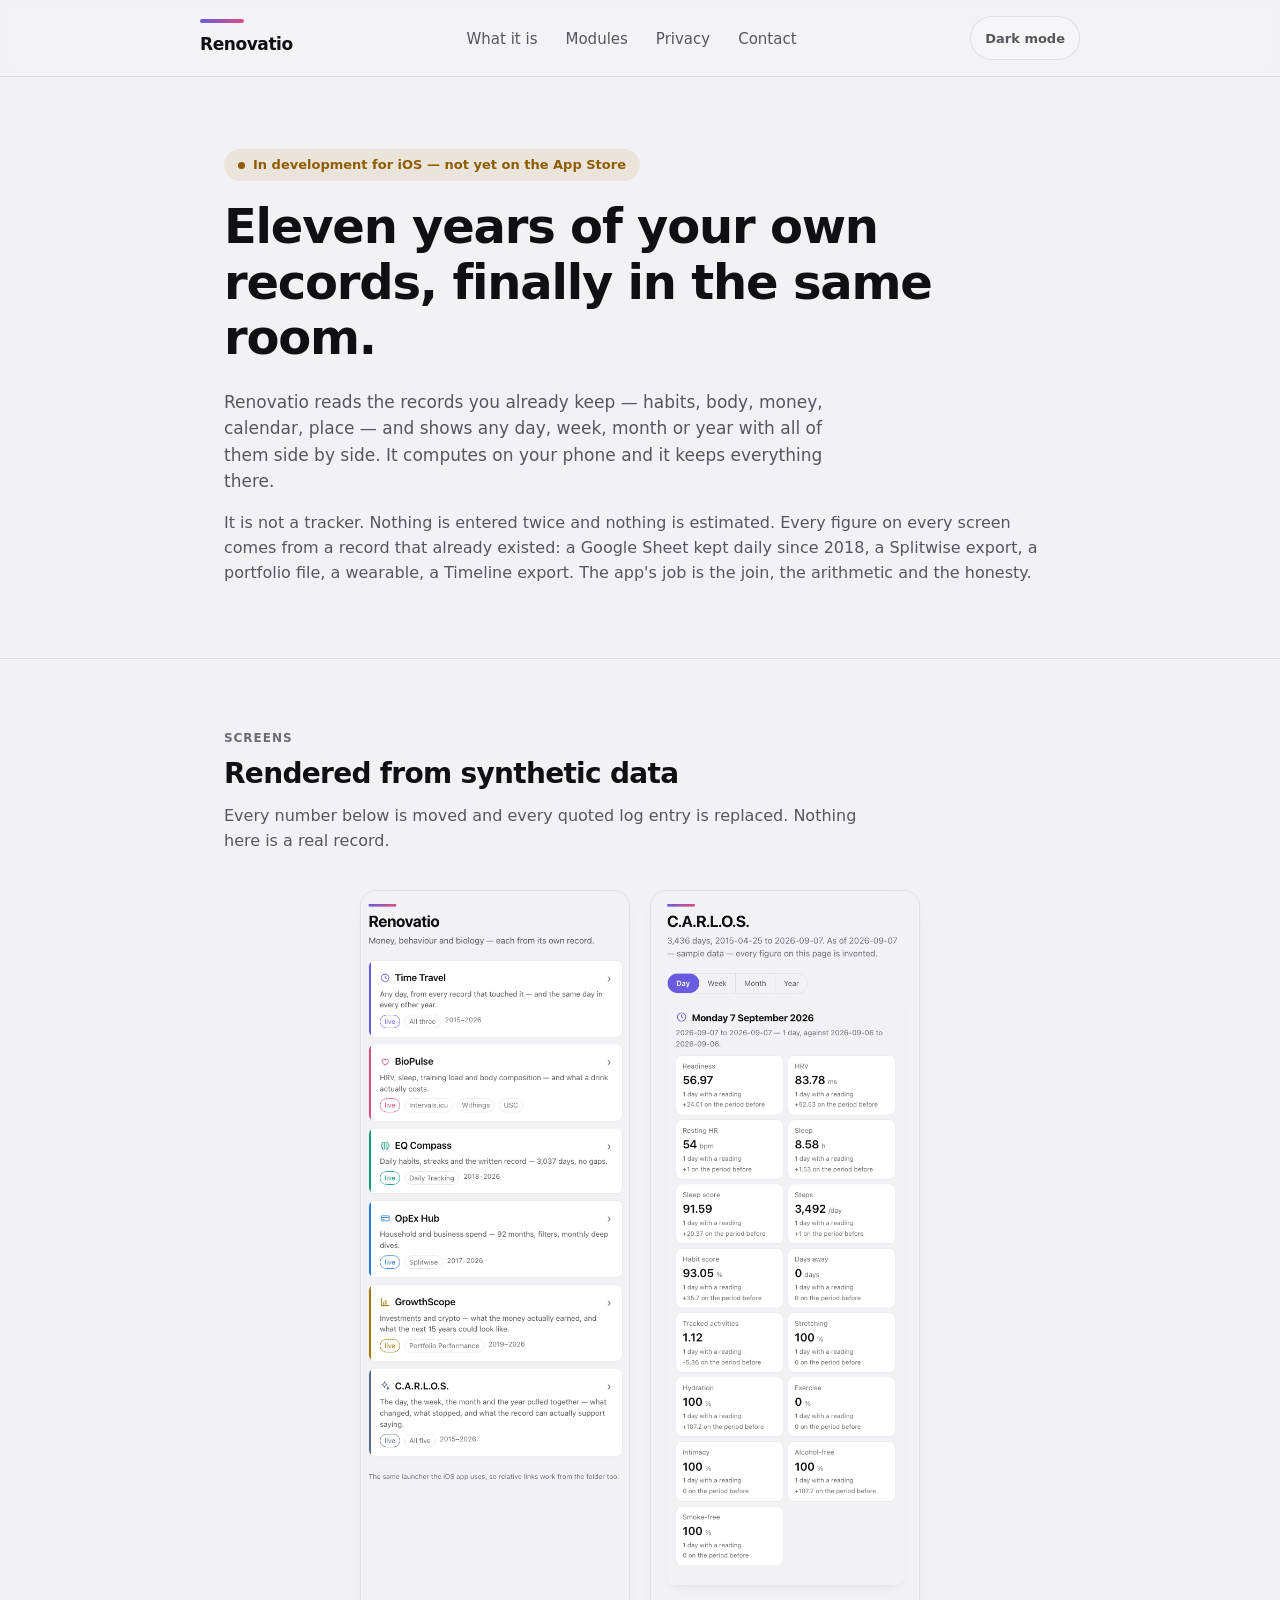
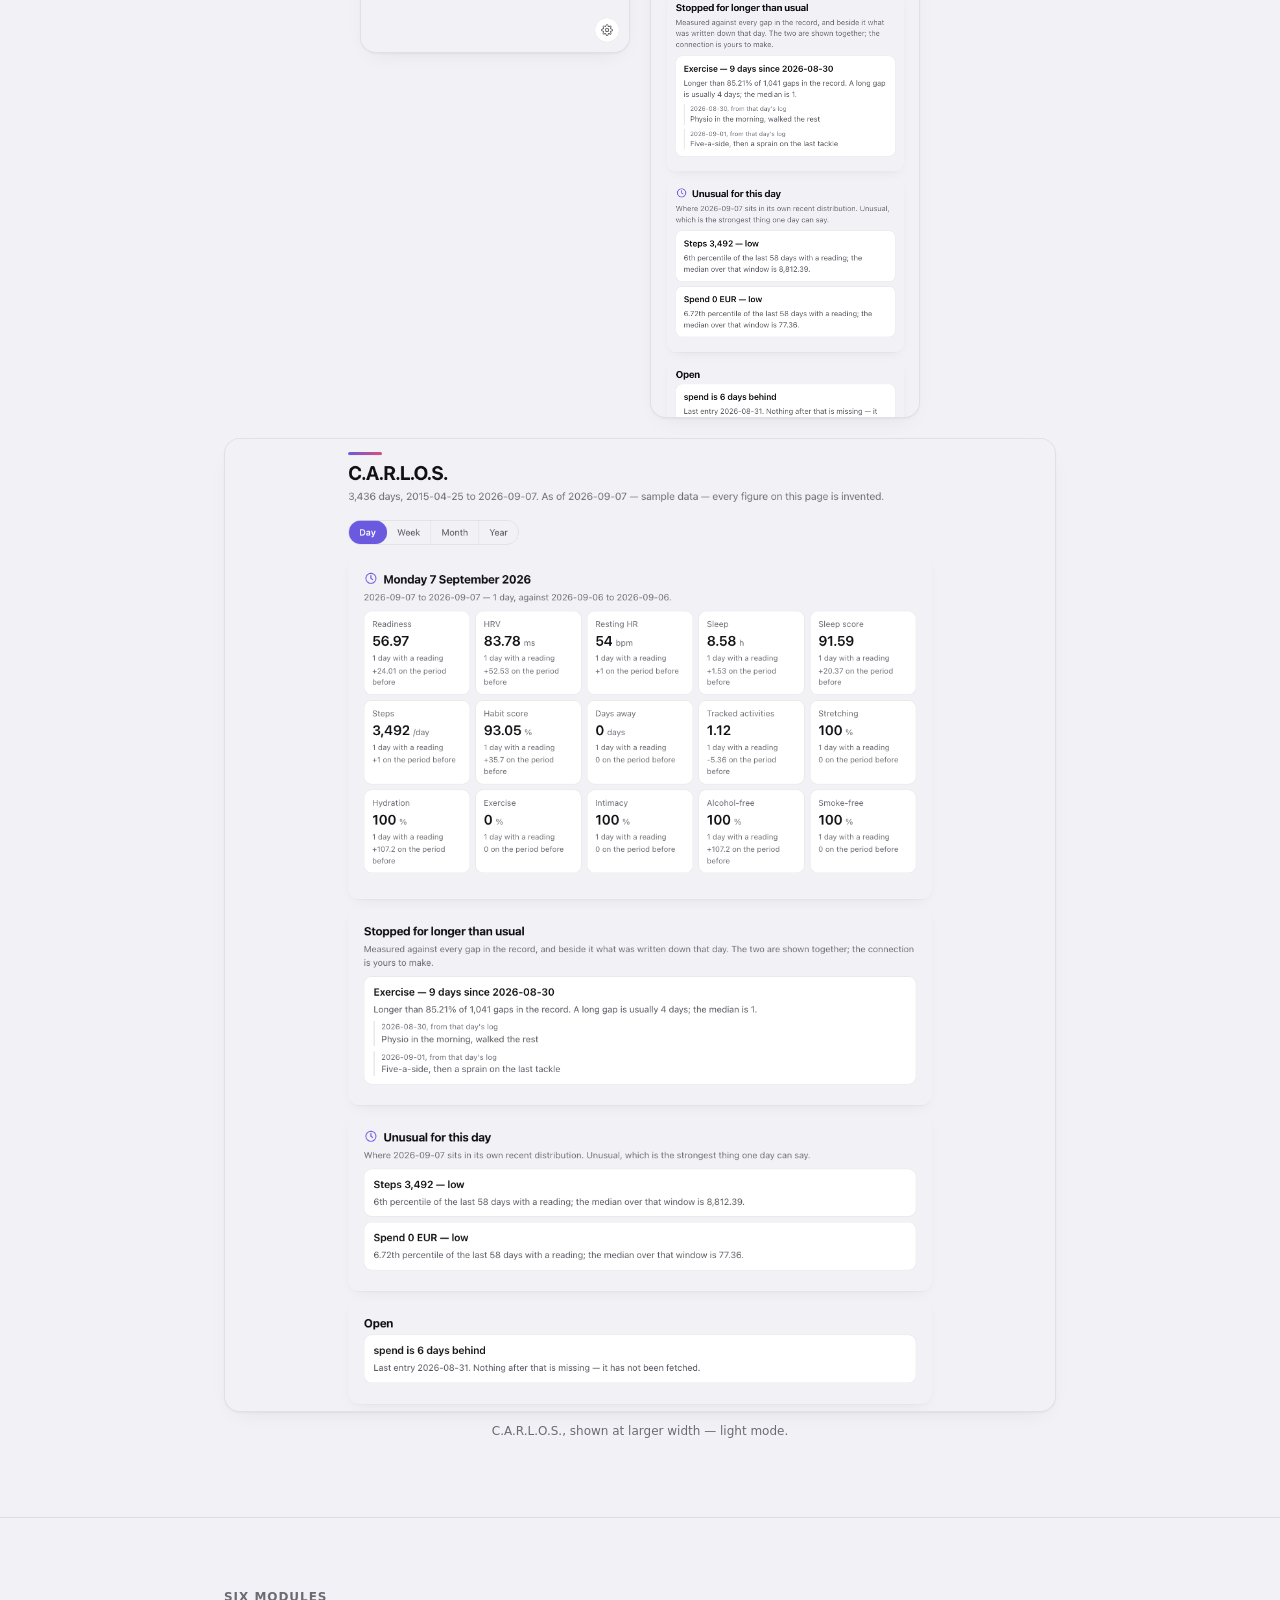
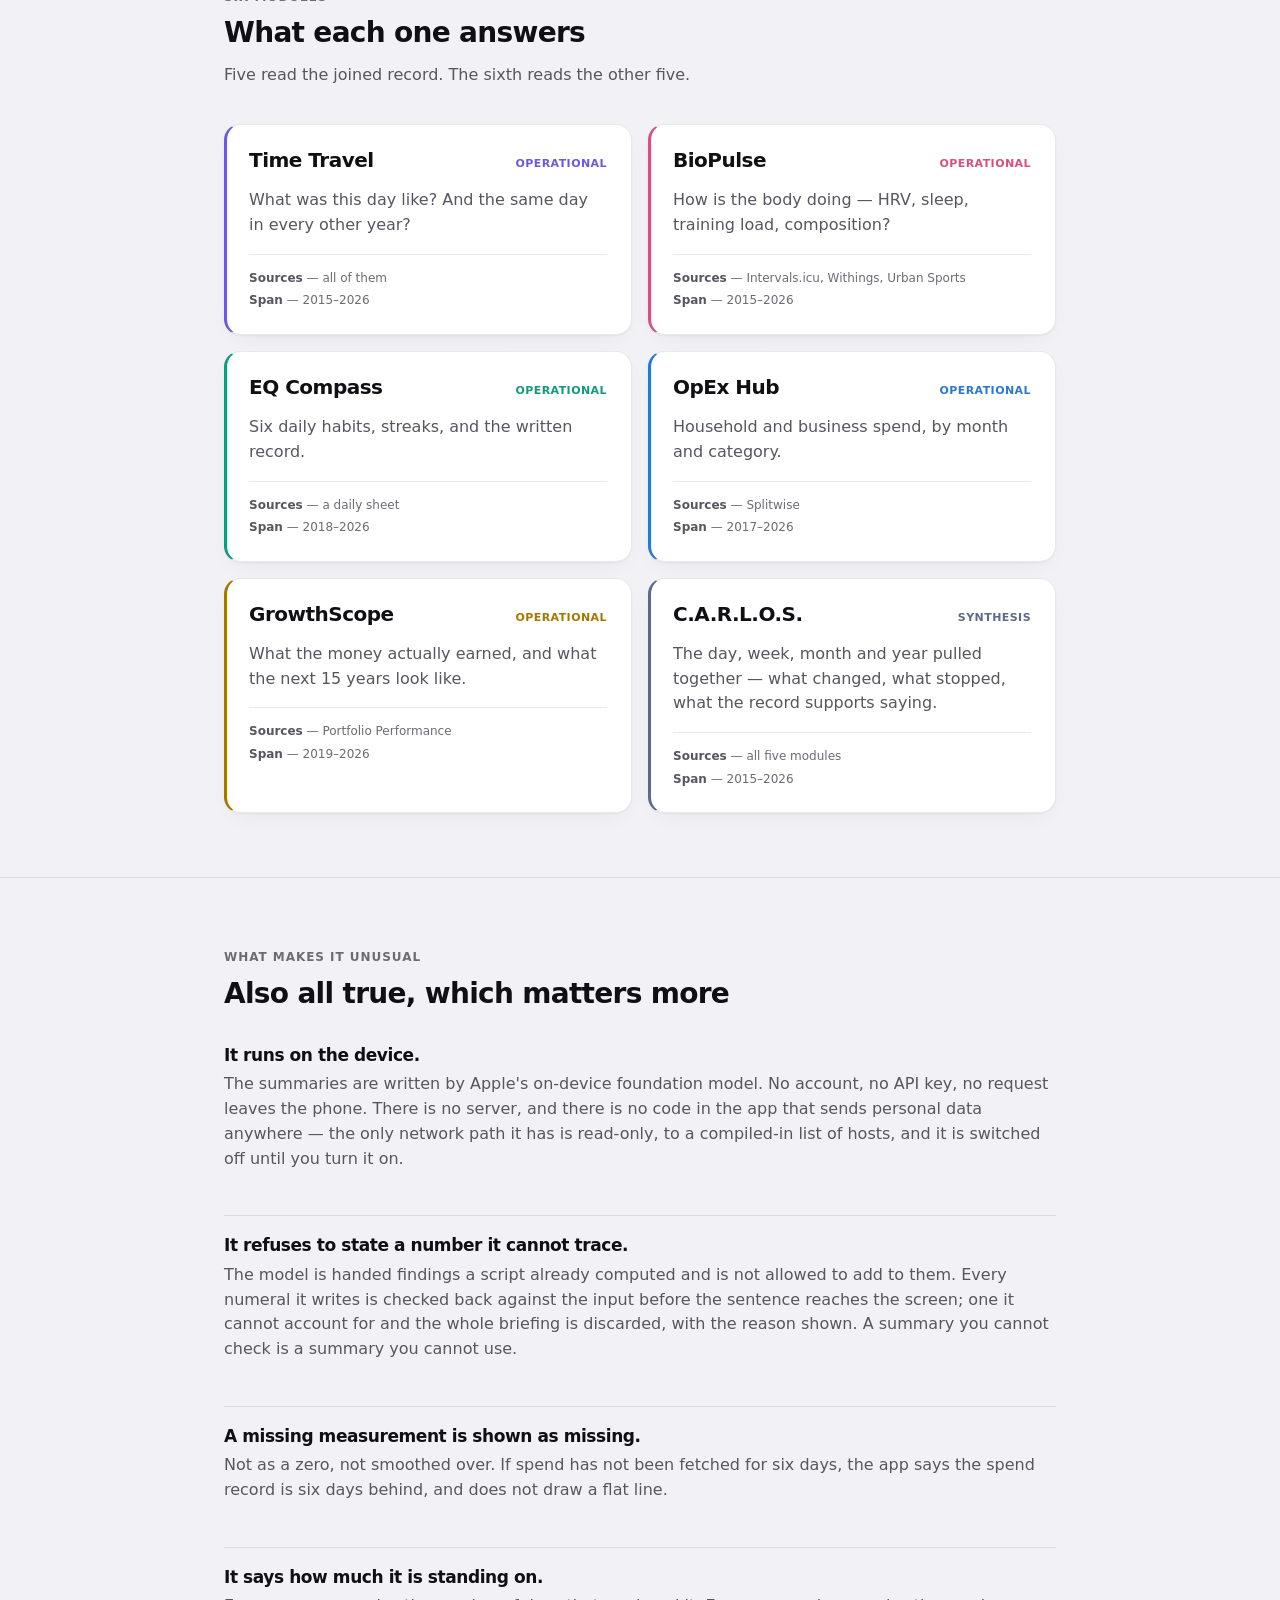
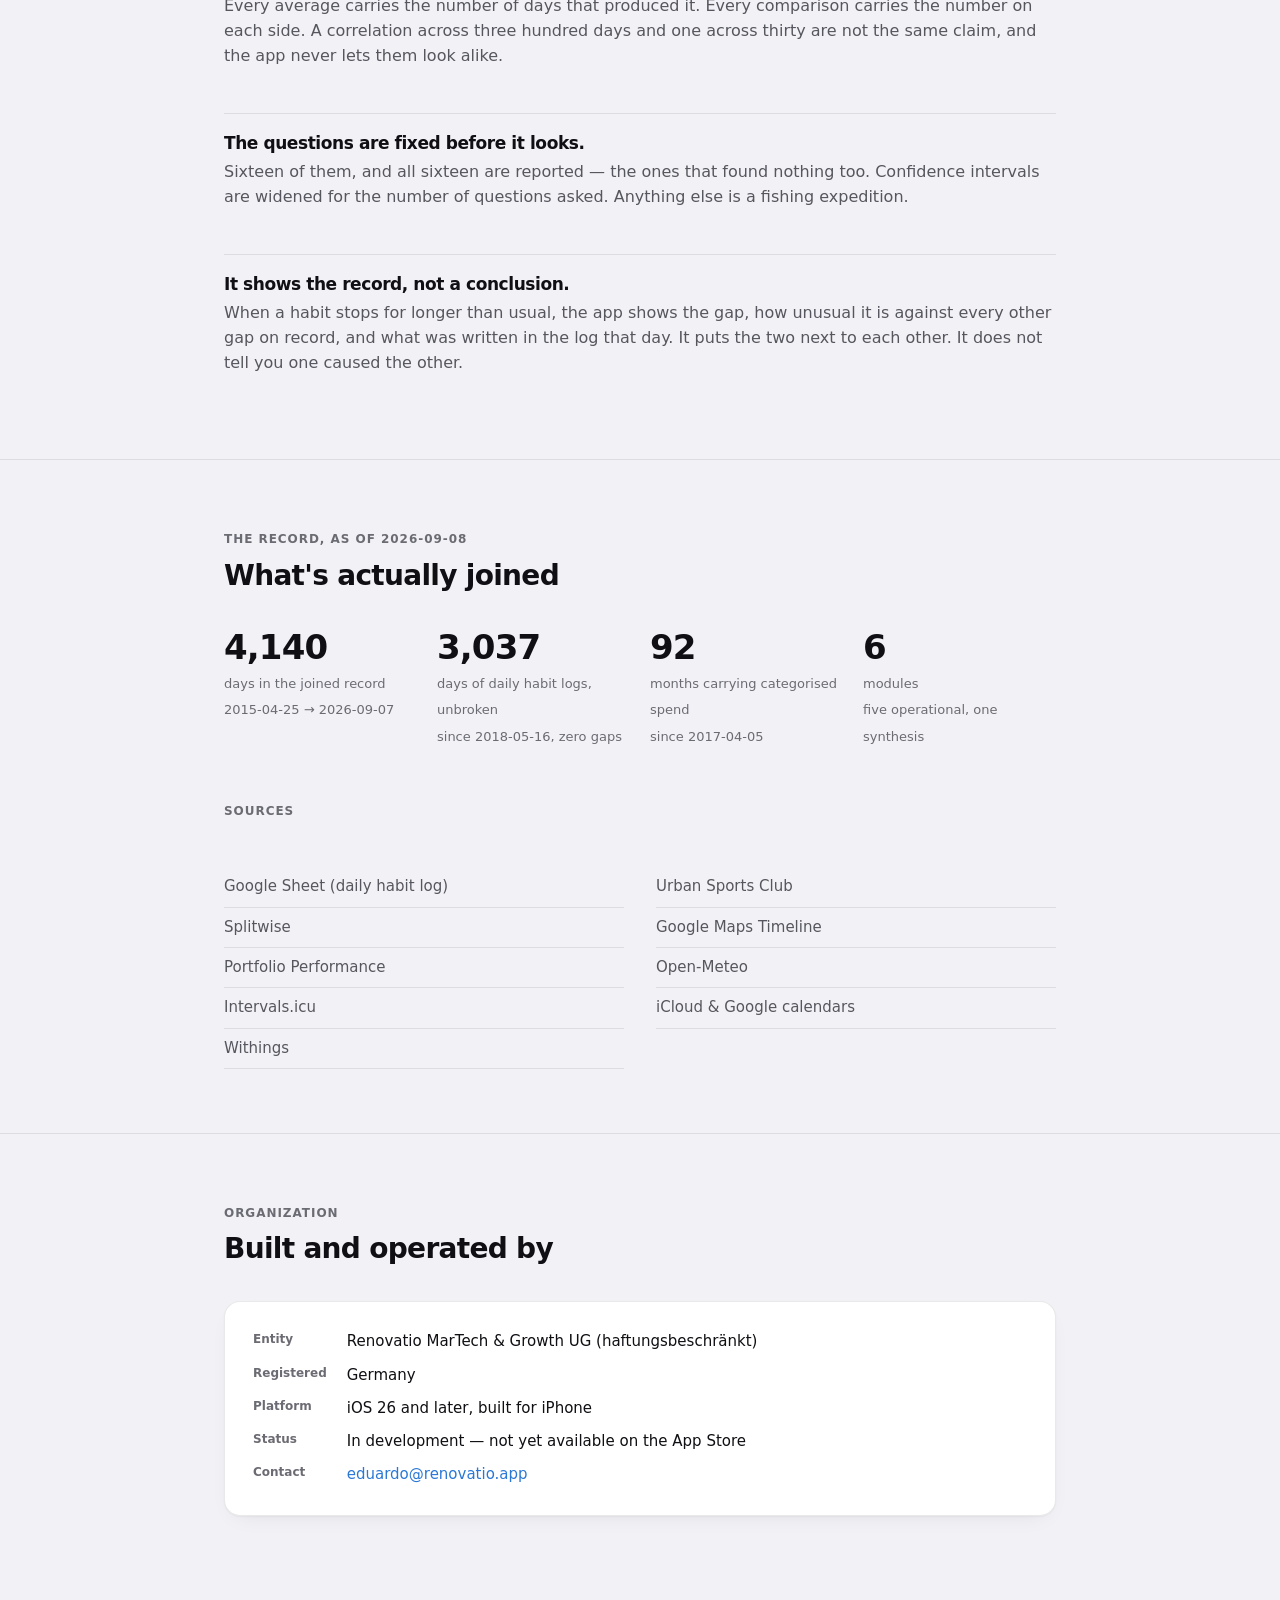
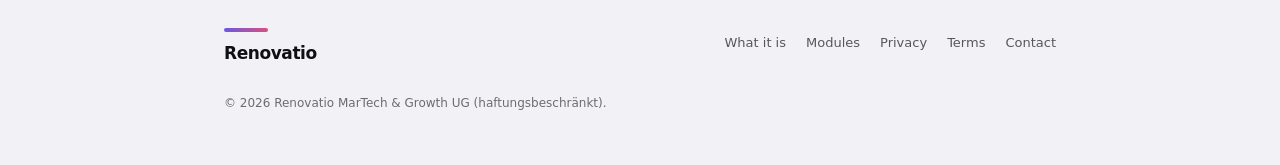
<file: index.html>
<!doctype html>
<html lang="en">
<head>
  <meta charset="utf-8" />
  <meta name="viewport" content="width=device-width, initial-scale=1" />
  <title>Renovatio — a personal analytics app for iOS</title>
  <meta name="description" content="Renovatio reads the records you already keep — habits, body, money, calendar, place — and shows any day, week, month or year with all of them side by side. It computes on your phone and keeps everything there. In development for iOS." />
  <meta name="google-site-verification" content="le31athsb2tYF6OBXP9fVbdRzPgY6_E9z4wUCdQG8Ho" />
  <link rel="stylesheet" href="css/styles.css" />
</head>
<body>

  <header class="site-header">
    <div class="container nav">
      <a class="wordmark" href="/">
        <span class="rule" aria-hidden="true"></span>
        <span class="name">Renovatio</span>
      </a>

      <nav>
        <ul class="nav-links">
          <li><a href="#what-it-is">What it is</a></li>
          <li><a href="#modules">Modules</a></li>
          <li><a href="/privacy">Privacy</a></li>
          <li><a href="#contact">Contact</a></li>
        </ul>
      </nav>

      <div class="nav-right">
        <button class="theme-toggle" type="button">Dark mode</button>
        <button class="nav-toggle" aria-label="Toggle menu" aria-expanded="false">☰</button>
      </div>
    </div>
  </header>

  <main>

    <!-- ============ HERO ============ -->
    <section class="hero">
      <div class="container">
        <span class="badge"><span class="dot" aria-hidden="true"></span>In development for iOS — not yet on the App Store</span>
        <h1>Eleven years of your own records, finally in the same room.</h1>
        <p class="lead">
          Renovatio reads the records you already keep — habits, body, money, calendar, place —
          and shows any day, week, month or year with all of them side by side. It computes on
          your phone and it keeps everything there.
        </p>
        <p>
          It is not a tracker. Nothing is entered twice and nothing is estimated. Every figure on
          every screen comes from a record that already existed: a Google Sheet kept daily since
          2018, a Splitwise export, a portfolio file, a wearable, a Timeline export. The app's job
          is the join, the arithmetic and the honesty.
        </p>
      </div>
    </section>

    <!-- ============ SCREENSHOTS ============ -->
    <section id="screens">
      <div class="container">
        <div class="section-head">
          <span class="eyebrow">Screens</span>
          <h2>Rendered from synthetic data</h2>
          <p>Every number below is moved and every quoted log entry is replaced. Nothing here is a real record.</p>
        </div>

        <div class="shots">
          <div class="shot-frame">
            <img class="shot-light" src="assets/screenshots/launcher-light.png" alt="The six Renovatio modules, light mode" loading="lazy" />
            <img class="shot-dark" src="assets/screenshots/launcher-dark.png" alt="The six Renovatio modules, dark mode" loading="lazy" />
          </div>
          <div class="shot-frame">
            <img class="shot-light" src="assets/screenshots/carlos-light.png" alt="C.A.R.L.O.S. daily briefing, light mode" loading="lazy" />
            <img class="shot-dark" src="assets/screenshots/carlos-dark.png" alt="C.A.R.L.O.S. daily briefing, dark mode" loading="lazy" />
          </div>
        </div>

        <div class="shot-frame" style="margin-top: 20px;">
          <img src="assets/screenshots/carlos-wide.png" alt="C.A.R.L.O.S. daily briefing, desktop-width detail, light mode" loading="lazy" />
        </div>
        <p class="shot-caption">C.A.R.L.O.S., shown at larger width — light mode.</p>
      </div>
    </section>

    <!-- ============ MODULES ============ -->
    <section id="modules">
      <div class="container">
        <div class="section-head">
          <span class="eyebrow">Six modules</span>
          <h2>What each one answers</h2>
          <p>Five read the joined record. The sixth reads the other five.</p>
        </div>

        <div class="module-grid">
          <div class="module-card" style="--hue: var(--hue-time-travel);">
            <div class="module-top">
              <h3>Time Travel</h3>
              <span class="module-tag">Operational</span>
            </div>
            <p>What was this day like? And the same day in every other year?</p>
            <div class="module-meta">
              <div><strong>Sources</strong> — all of them</div>
              <div><strong>Span</strong> — 2015–2026</div>
            </div>
          </div>

          <div class="module-card" style="--hue: var(--hue-biopulse);">
            <div class="module-top">
              <h3>BioPulse</h3>
              <span class="module-tag">Operational</span>
            </div>
            <p>How is the body doing — HRV, sleep, training load, composition?</p>
            <div class="module-meta">
              <div><strong>Sources</strong> — Intervals.icu, Withings, Urban Sports</div>
              <div><strong>Span</strong> — 2015–2026</div>
            </div>
          </div>

          <div class="module-card" style="--hue: var(--hue-eq-compass);">
            <div class="module-top">
              <h3>EQ Compass</h3>
              <span class="module-tag">Operational</span>
            </div>
            <p>Six daily habits, streaks, and the written record.</p>
            <div class="module-meta">
              <div><strong>Sources</strong> — a daily sheet</div>
              <div><strong>Span</strong> — 2018–2026</div>
            </div>
          </div>

          <div class="module-card" style="--hue: var(--hue-opex-hub);">
            <div class="module-top">
              <h3>OpEx Hub</h3>
              <span class="module-tag">Operational</span>
            </div>
            <p>Household and business spend, by month and category.</p>
            <div class="module-meta">
              <div><strong>Sources</strong> — Splitwise</div>
              <div><strong>Span</strong> — 2017–2026</div>
            </div>
          </div>

          <div class="module-card" style="--hue: var(--hue-growthscope);">
            <div class="module-top">
              <h3>GrowthScope</h3>
              <span class="module-tag">Operational</span>
            </div>
            <p>What the money actually earned, and what the next 15 years look like.</p>
            <div class="module-meta">
              <div><strong>Sources</strong> — Portfolio Performance</div>
              <div><strong>Span</strong> — 2019–2026</div>
            </div>
          </div>

          <div class="module-card" style="--hue: var(--hue-carlos);">
            <div class="module-top">
              <h3>C.A.R.L.O.S.</h3>
              <span class="module-tag">Synthesis</span>
            </div>
            <p>The day, week, month and year pulled together — what changed, what stopped, what the record supports saying.</p>
            <div class="module-meta">
              <div><strong>Sources</strong> — all five modules</div>
              <div><strong>Span</strong> — 2015–2026</div>
            </div>
          </div>
        </div>
      </div>
    </section>

    <!-- ============ WHAT IT IS / DIFFERENTIATORS ============ -->
    <section id="what-it-is">
      <div class="container">
        <div class="section-head">
          <span class="eyebrow">What makes it unusual</span>
          <h2>Also all true, which matters more</h2>
        </div>

        <div class="trait-list">
          <div class="trait">
            <h3>It runs on the device.</h3>
            <p>
              The summaries are written by Apple's on-device foundation model. No account, no
              API key, no request leaves the phone. There is no server, and there is no code in
              the app that sends personal data anywhere — the only network path it has is
              read-only, to a compiled-in list of hosts, and it is switched off until you turn it
              on.
            </p>
          </div>
          <div class="trait">
            <h3>It refuses to state a number it cannot trace.</h3>
            <p>
              The model is handed findings a script already computed and is not allowed to add to
              them. Every numeral it writes is checked back against the input before the sentence
              reaches the screen; one it cannot account for and the whole briefing is discarded,
              with the reason shown. A summary you cannot check is a summary you cannot use.
            </p>
          </div>
          <div class="trait">
            <h3>A missing measurement is shown as missing.</h3>
            <p>
              Not as a zero, not smoothed over. If spend has not been fetched for six days, the
              app says the spend record is six days behind, and does not draw a flat line.
            </p>
          </div>
          <div class="trait">
            <h3>It says how much it is standing on.</h3>
            <p>
              Every average carries the number of days that produced it. Every comparison carries
              the number on each side. A correlation across three hundred days and one across
              thirty are not the same claim, and the app never lets them look alike.
            </p>
          </div>
          <div class="trait">
            <h3>The questions are fixed before it looks.</h3>
            <p>
              Sixteen of them, and all sixteen are reported — the ones that found nothing too.
              Confidence intervals are widened for the number of questions asked. Anything else is
              a fishing expedition.
            </p>
          </div>
          <div class="trait">
            <h3>It shows the record, not a conclusion.</h3>
            <p>
              When a habit stops for longer than usual, the app shows the gap, how unusual it is
              against every other gap on record, and what was written in the log that day. It
              puts the two next to each other. It does not tell you one caused the other.
            </p>
          </div>
        </div>
      </div>
    </section>

    <!-- ============ FACTS ============ -->
    <section id="facts">
      <div class="container">
        <div class="section-head">
          <span class="eyebrow">The record, as of 2026-09-08</span>
          <h2>What's actually joined</h2>
        </div>

        <div class="facts">
          <div class="fact">
            <span class="num">4,140</span>
            <span class="fact-label">days in the joined record<br />2015-04-25 → 2026-09-07</span>
          </div>
          <div class="fact">
            <span class="num">3,037</span>
            <span class="fact-label">days of daily habit logs, unbroken<br />since 2018-05-16, zero gaps</span>
          </div>
          <div class="fact">
            <span class="num">92</span>
            <span class="fact-label">months carrying categorised spend<br />since 2017-04-05</span>
          </div>
          <div class="fact">
            <span class="num">6</span>
            <span class="fact-label">modules<br />five operational, one synthesis</span>
          </div>
        </div>

        <div class="section-head" style="margin-top: 48px;">
          <span class="eyebrow">Sources</span>
        </div>
        <ul class="source-list">
          <li>Google Sheet (daily habit log)</li>
          <li>Splitwise</li>
          <li>Portfolio Performance</li>
          <li>Intervals.icu</li>
          <li>Withings</li>
          <li>Urban Sports Club</li>
          <li>Google Maps Timeline</li>
          <li>Open-Meteo</li>
          <li>iCloud &amp; Google calendars</li>
        </ul>
      </div>
    </section>

    <!-- ============ COMPANY / CONTACT ============ -->
    <section id="contact">
      <div class="container">
        <div class="section-head">
          <span class="eyebrow">Organization</span>
          <h2>Built and operated by</h2>
        </div>

        <div class="info-card">
          <dl>
            <dt>Entity</dt>
            <dd>Renovatio MarTech &amp; Growth UG (haftungsbeschränkt)</dd>
            <dt>Registered</dt>
            <dd>Germany</dd>
            <dt>Platform</dt>
            <dd>iOS 26 and later, built for iPhone</dd>
            <dt>Status</dt>
            <dd>In development — not yet available on the App Store</dd>
            <dt>Contact</dt>
            <dd><a href="mailto:eduardo@renovatio.app">eduardo@renovatio.app</a></dd>
          </dl>
        </div>
      </div>
    </section>

  </main>

  <footer class="site-footer">
    <div class="container">
      <div class="footer-grid">
        <a class="wordmark" href="/">
          <span class="rule" aria-hidden="true"></span>
          <span class="name">Renovatio</span>
        </a>
        <ul class="footer-links">
          <li><a href="#what-it-is">What it is</a></li>
          <li><a href="#modules">Modules</a></li>
          <li><a href="/privacy">Privacy</a></li>
          <li><a href="/terms">Terms</a></li>
          <li><a href="mailto:eduardo@renovatio.app">Contact</a></li>
        </ul>
      </div>
      <p class="footer-meta">© <span id="year"></span> Renovatio MarTech &amp; Growth UG (haftungsbeschränkt).</p>
    </div>
  </footer>

  <script src="js/main.js"></script>
  <script>document.getElementById("year").textContent = new Date().getFullYear();</script>
</body>
</html>
</file>
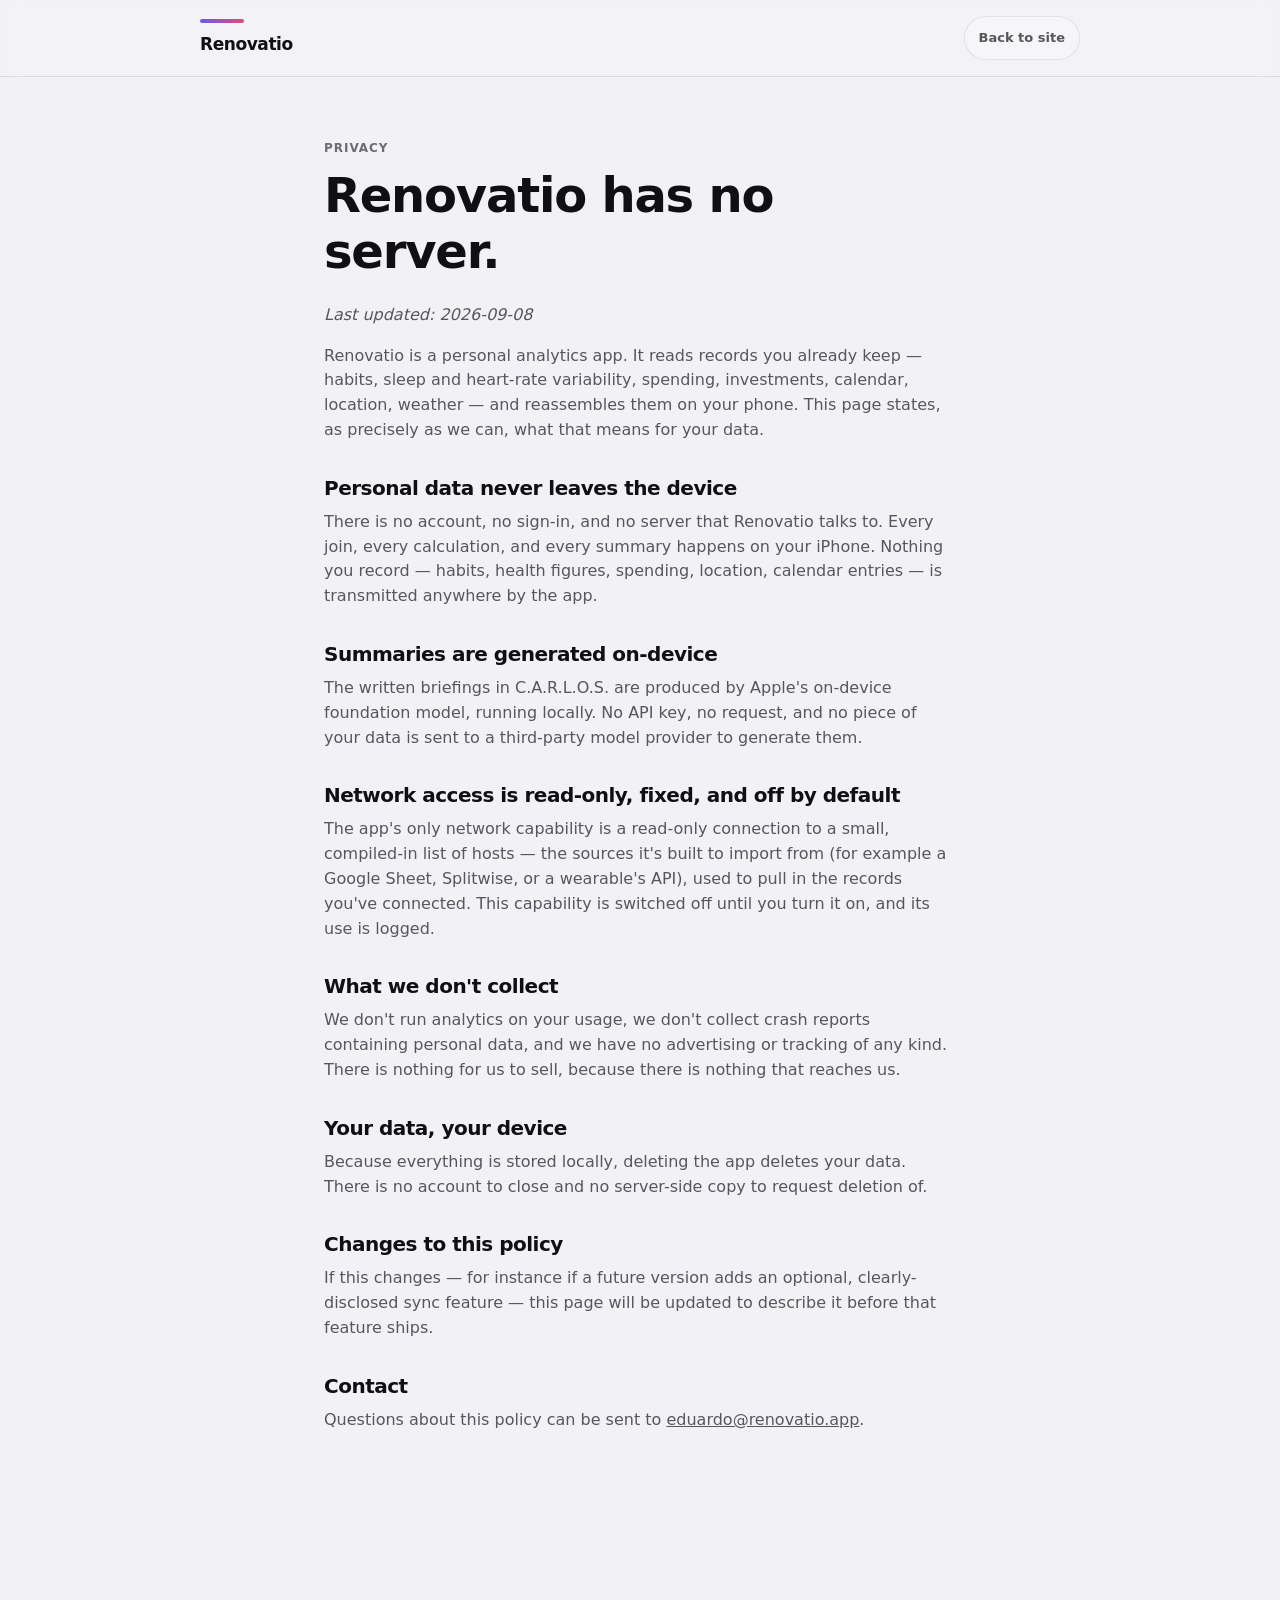
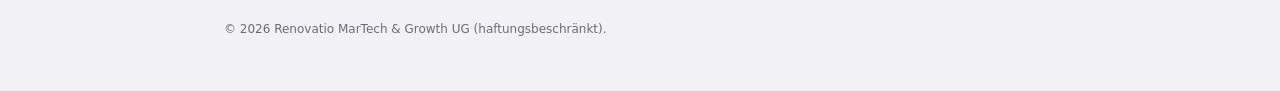
<file: privacy/index.html>
<!doctype html>
<html lang="en">
<head>
  <meta charset="utf-8" />
  <meta name="viewport" content="width=device-width, initial-scale=1" />
  <title>Privacy — Renovatio</title>
  <link rel="stylesheet" href="../css/styles.css" />
</head>
<body>
  <header class="site-header">
    <div class="container nav">
      <a class="wordmark" href="/">
        <span class="rule" aria-hidden="true"></span>
        <span class="name">Renovatio</span>
      </a>
      <div class="nav-right">
        <a class="theme-toggle" href="/" style="text-decoration:none; display:inline-flex; align-items:center;">Back to site</a>
      </div>
    </div>
  </header>

  <main class="doc">
    <span class="eyebrow">Privacy</span>
    <h1>Renovatio has no server.</h1>
    <p><em>Last updated: 2026-09-08</em></p>

    <p>
      Renovatio is a personal analytics app. It reads records you already keep — habits, sleep
      and heart-rate variability, spending, investments, calendar, location, weather — and
      reassembles them on your phone. This page states, as precisely as we can, what that means
      for your data.
    </p>

    <h2>Personal data never leaves the device</h2>
    <p>
      There is no account, no sign-in, and no server that Renovatio talks to. Every join, every
      calculation, and every summary happens on your iPhone. Nothing you record — habits, health
      figures, spending, location, calendar entries — is transmitted anywhere by the app.
    </p>

    <h2>Summaries are generated on-device</h2>
    <p>
      The written briefings in C.A.R.L.O.S. are produced by Apple's on-device foundation model,
      running locally. No API key, no request, and no piece of your data is sent to a
      third-party model provider to generate them.
    </p>

    <h2>Network access is read-only, fixed, and off by default</h2>
    <p>
      The app's only network capability is a read-only connection to a small, compiled-in list
      of hosts — the sources it's built to import from (for example a Google Sheet, Splitwise,
      or a wearable's API), used to pull in the records you've connected. This capability is
      switched off until you turn it on, and its use is logged.
    </p>

    <h2>What we don't collect</h2>
    <p>
      We don't run analytics on your usage, we don't collect crash reports containing personal
      data, and we have no advertising or tracking of any kind. There is nothing for us to sell,
      because there is nothing that reaches us.
    </p>

    <h2>Your data, your device</h2>
    <p>
      Because everything is stored locally, deleting the app deletes your data. There is no
      account to close and no server-side copy to request deletion of.
    </p>

    <h2>Changes to this policy</h2>
    <p>
      If this changes — for instance if a future version adds an optional, clearly-disclosed
      sync feature — this page will be updated to describe it before that feature ships.
    </p>

    <h2>Contact</h2>
    <p>Questions about this policy can be sent to <a href="mailto:eduardo@renovatio.app">eduardo@renovatio.app</a>.</p>
  </main>

  <footer class="site-footer">
    <div class="container">
      <p class="footer-meta">© <span id="year"></span> Renovatio MarTech &amp; Growth UG (haftungsbeschränkt).</p>
    </div>
  </footer>
  <script>document.getElementById("year").textContent = new Date().getFullYear();</script>
</body>
</html>
</file>
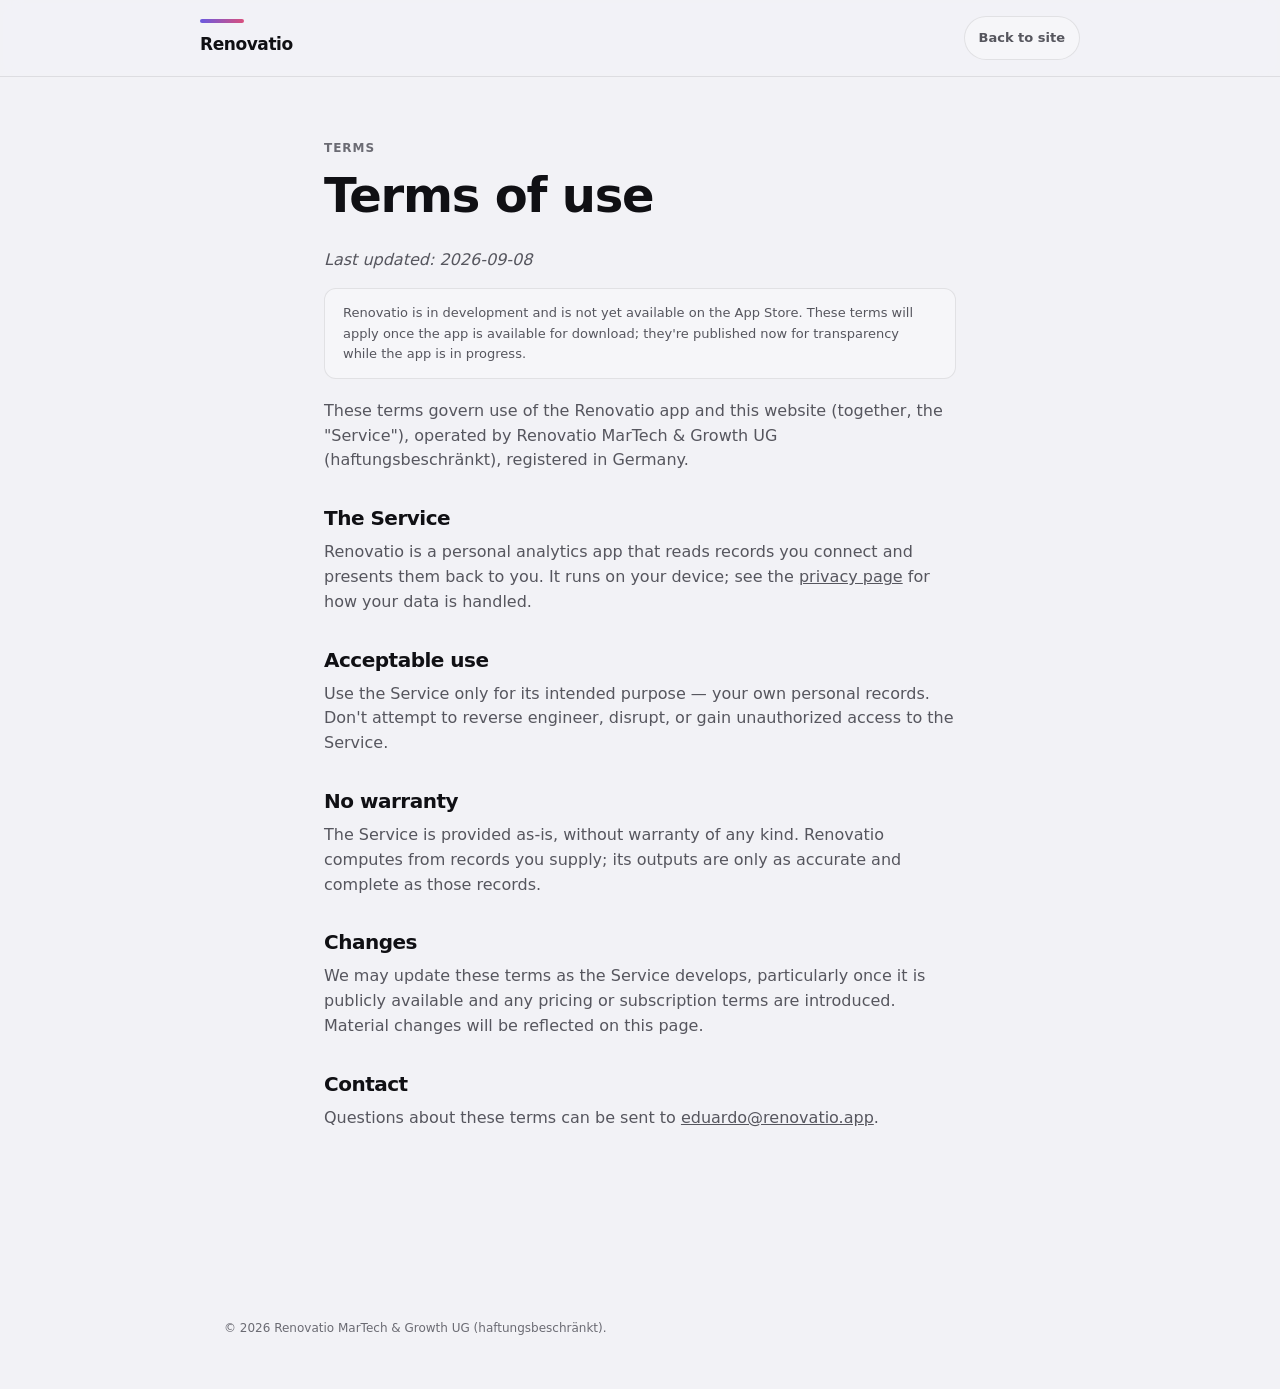
<file: terms/index.html>
<!doctype html>
<html lang="en">
<head>
  <meta charset="utf-8" />
  <meta name="viewport" content="width=device-width, initial-scale=1" />
  <title>Terms — Renovatio</title>
  <link rel="stylesheet" href="../css/styles.css" />
</head>
<body>
  <header class="site-header">
    <div class="container nav">
      <a class="wordmark" href="/">
        <span class="rule" aria-hidden="true"></span>
        <span class="name">Renovatio</span>
      </a>
      <div class="nav-right">
        <a class="theme-toggle" href="/" style="text-decoration:none; display:inline-flex; align-items:center;">Back to site</a>
      </div>
    </div>
  </header>

  <main class="doc">
    <span class="eyebrow">Terms</span>
    <h1>Terms of use</h1>
    <p><em>Last updated: 2026-09-08</em></p>

    <div class="note">
      Renovatio is in development and is not yet available on the App Store. These terms will
      apply once the app is available for download; they're published now for transparency
      while the app is in progress.
    </div>

    <p>
      These terms govern use of the Renovatio app and this website (together, the "Service"),
      operated by Renovatio MarTech &amp; Growth UG (haftungsbeschränkt), registered in Germany.
    </p>

    <h2>The Service</h2>
    <p>
      Renovatio is a personal analytics app that reads records you connect and presents them
      back to you. It runs on your device; see the <a href="/privacy">privacy page</a> for
      how your data is handled.
    </p>

    <h2>Acceptable use</h2>
    <p>
      Use the Service only for its intended purpose — your own personal records. Don't attempt
      to reverse engineer, disrupt, or gain unauthorized access to the Service.
    </p>

    <h2>No warranty</h2>
    <p>
      The Service is provided as-is, without warranty of any kind. Renovatio computes from
      records you supply; its outputs are only as accurate and complete as those records.
    </p>

    <h2>Changes</h2>
    <p>
      We may update these terms as the Service develops, particularly once it is publicly
      available and any pricing or subscription terms are introduced. Material changes will be
      reflected on this page.
    </p>

    <h2>Contact</h2>
    <p>Questions about these terms can be sent to <a href="mailto:eduardo@renovatio.app">eduardo@renovatio.app</a>.</p>
  </main>

  <footer class="site-footer">
    <div class="container">
      <p class="footer-meta">© <span id="year"></span> Renovatio MarTech &amp; Growth UG (haftungsbeschränkt).</p>
    </div>
  </footer>
  <script>document.getElementById("year").textContent = new Date().getFullYear();</script>
</body>
</html>
</file>
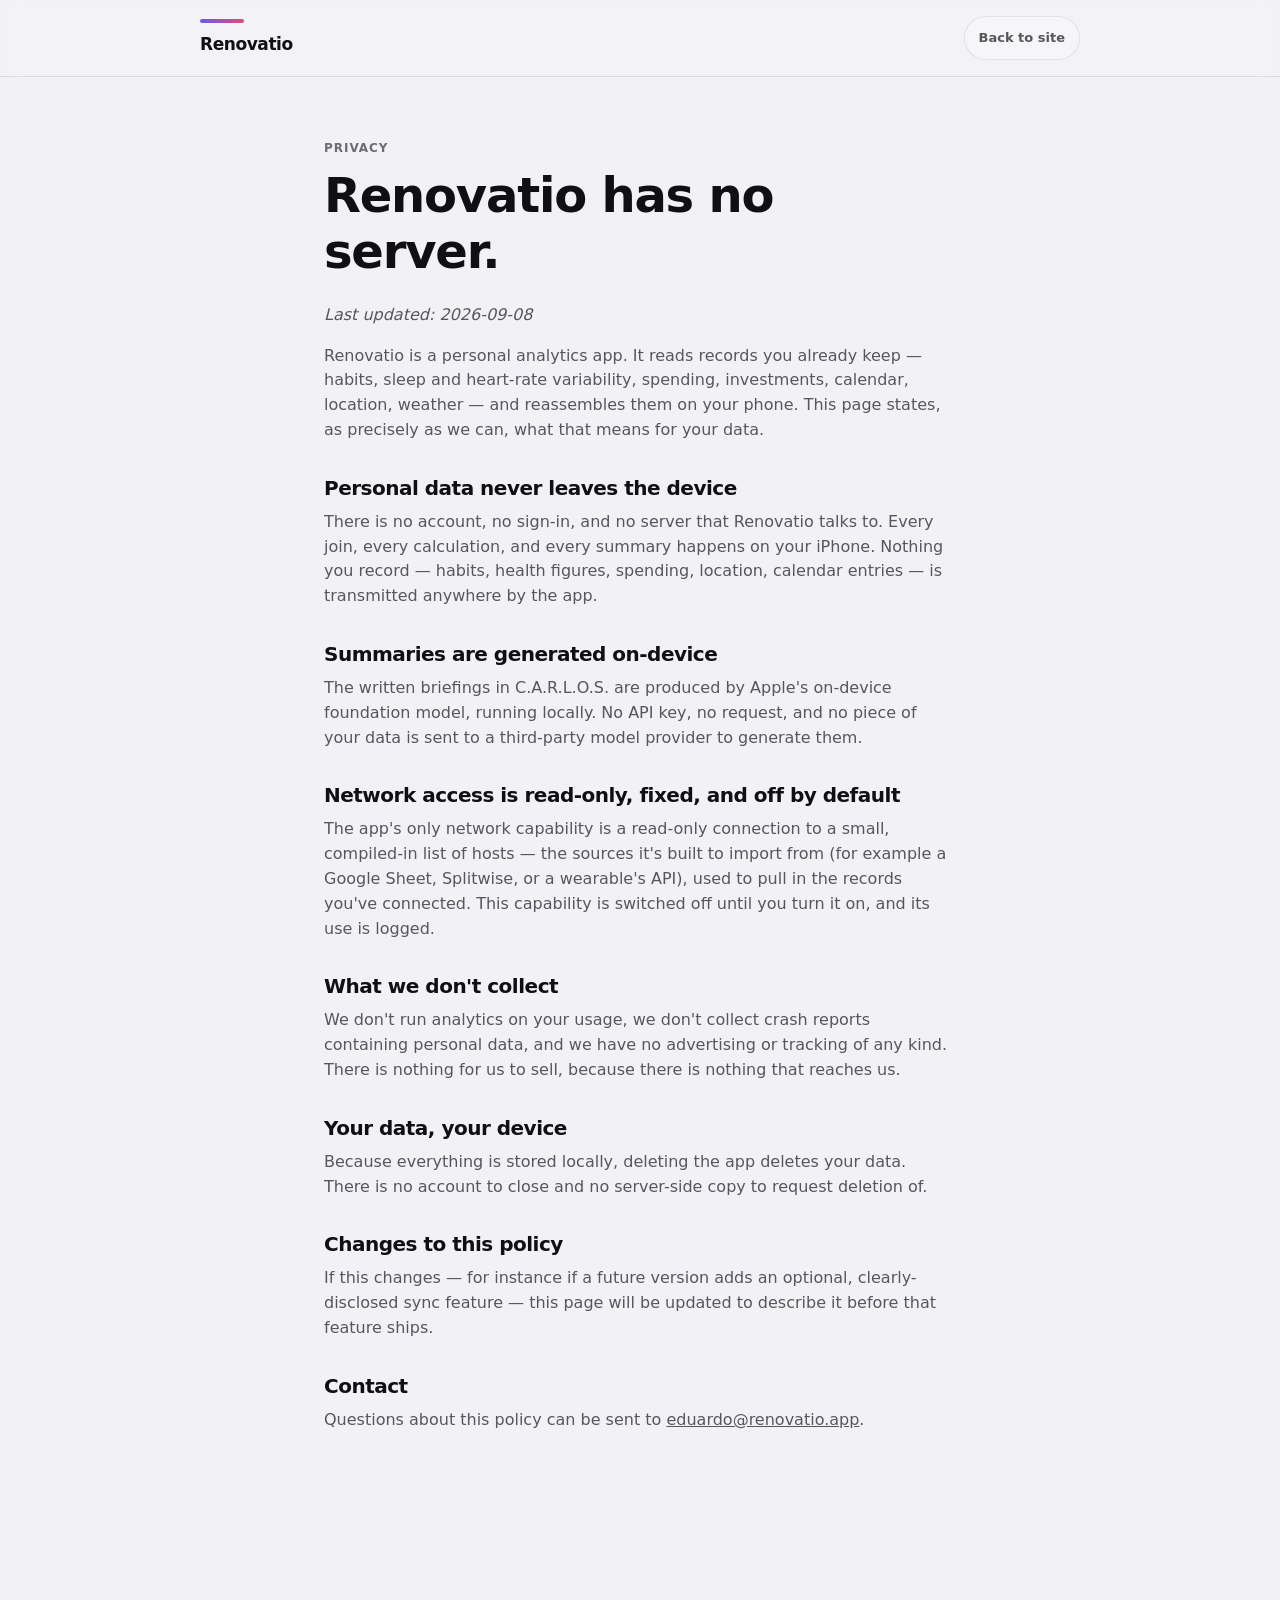
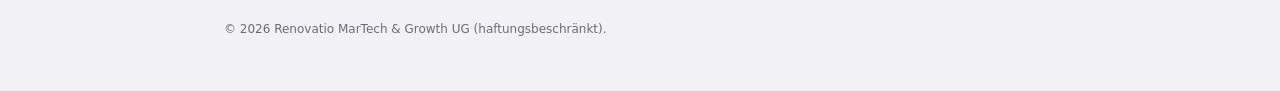
<file: privacy.html>
<!doctype html>
<html lang="en">
<head>
  <meta charset="utf-8" />
  <meta name="viewport" content="width=device-width, initial-scale=1" />
  <title>Privacy — Renovatio</title>
  <link rel="stylesheet" href="css/styles.css" />
</head>
<body>
  <header class="site-header">
    <div class="container nav">
      <a class="wordmark" href="/">
        <span class="rule" aria-hidden="true"></span>
        <span class="name">Renovatio</span>
      </a>
      <div class="nav-right">
        <a class="theme-toggle" href="/" style="text-decoration:none; display:inline-flex; align-items:center;">Back to site</a>
      </div>
    </div>
  </header>

  <main class="doc">
    <span class="eyebrow">Privacy</span>
    <h1>Renovatio has no server.</h1>
    <p><em>Last updated: 2026-09-08</em></p>

    <p>
      Renovatio is a personal analytics app. It reads records you already keep — habits, sleep
      and heart-rate variability, spending, investments, calendar, location, weather — and
      reassembles them on your phone. This page states, as precisely as we can, what that means
      for your data.
    </p>

    <h2>Personal data never leaves the device</h2>
    <p>
      There is no account, no sign-in, and no server that Renovatio talks to. Every join, every
      calculation, and every summary happens on your iPhone. Nothing you record — habits, health
      figures, spending, location, calendar entries — is transmitted anywhere by the app.
    </p>

    <h2>Summaries are generated on-device</h2>
    <p>
      The written briefings in C.A.R.L.O.S. are produced by Apple's on-device foundation model,
      running locally. No API key, no request, and no piece of your data is sent to a
      third-party model provider to generate them.
    </p>

    <h2>Network access is read-only, fixed, and off by default</h2>
    <p>
      The app's only network capability is a read-only connection to a small, compiled-in list
      of hosts — the sources it's built to import from (for example a Google Sheet, Splitwise,
      or a wearable's API), used to pull in the records you've connected. This capability is
      switched off until you turn it on, and its use is logged.
    </p>

    <h2>What we don't collect</h2>
    <p>
      We don't run analytics on your usage, we don't collect crash reports containing personal
      data, and we have no advertising or tracking of any kind. There is nothing for us to sell,
      because there is nothing that reaches us.
    </p>

    <h2>Your data, your device</h2>
    <p>
      Because everything is stored locally, deleting the app deletes your data. There is no
      account to close and no server-side copy to request deletion of.
    </p>

    <h2>Changes to this policy</h2>
    <p>
      If this changes — for instance if a future version adds an optional, clearly-disclosed
      sync feature — this page will be updated to describe it before that feature ships.
    </p>

    <h2>Contact</h2>
    <p>Questions about this policy can be sent to <a href="mailto:eduardo@renovatio.app">eduardo@renovatio.app</a>.</p>
  </main>

  <footer class="site-footer">
    <div class="container">
      <p class="footer-meta">© <span id="year"></span> Renovatio MarTech &amp; Growth UG (haftungsbeschränkt).</p>
    </div>
  </footer>
  <script>document.getElementById("year").textContent = new Date().getFullYear();</script>
</body>
</html>
</file>
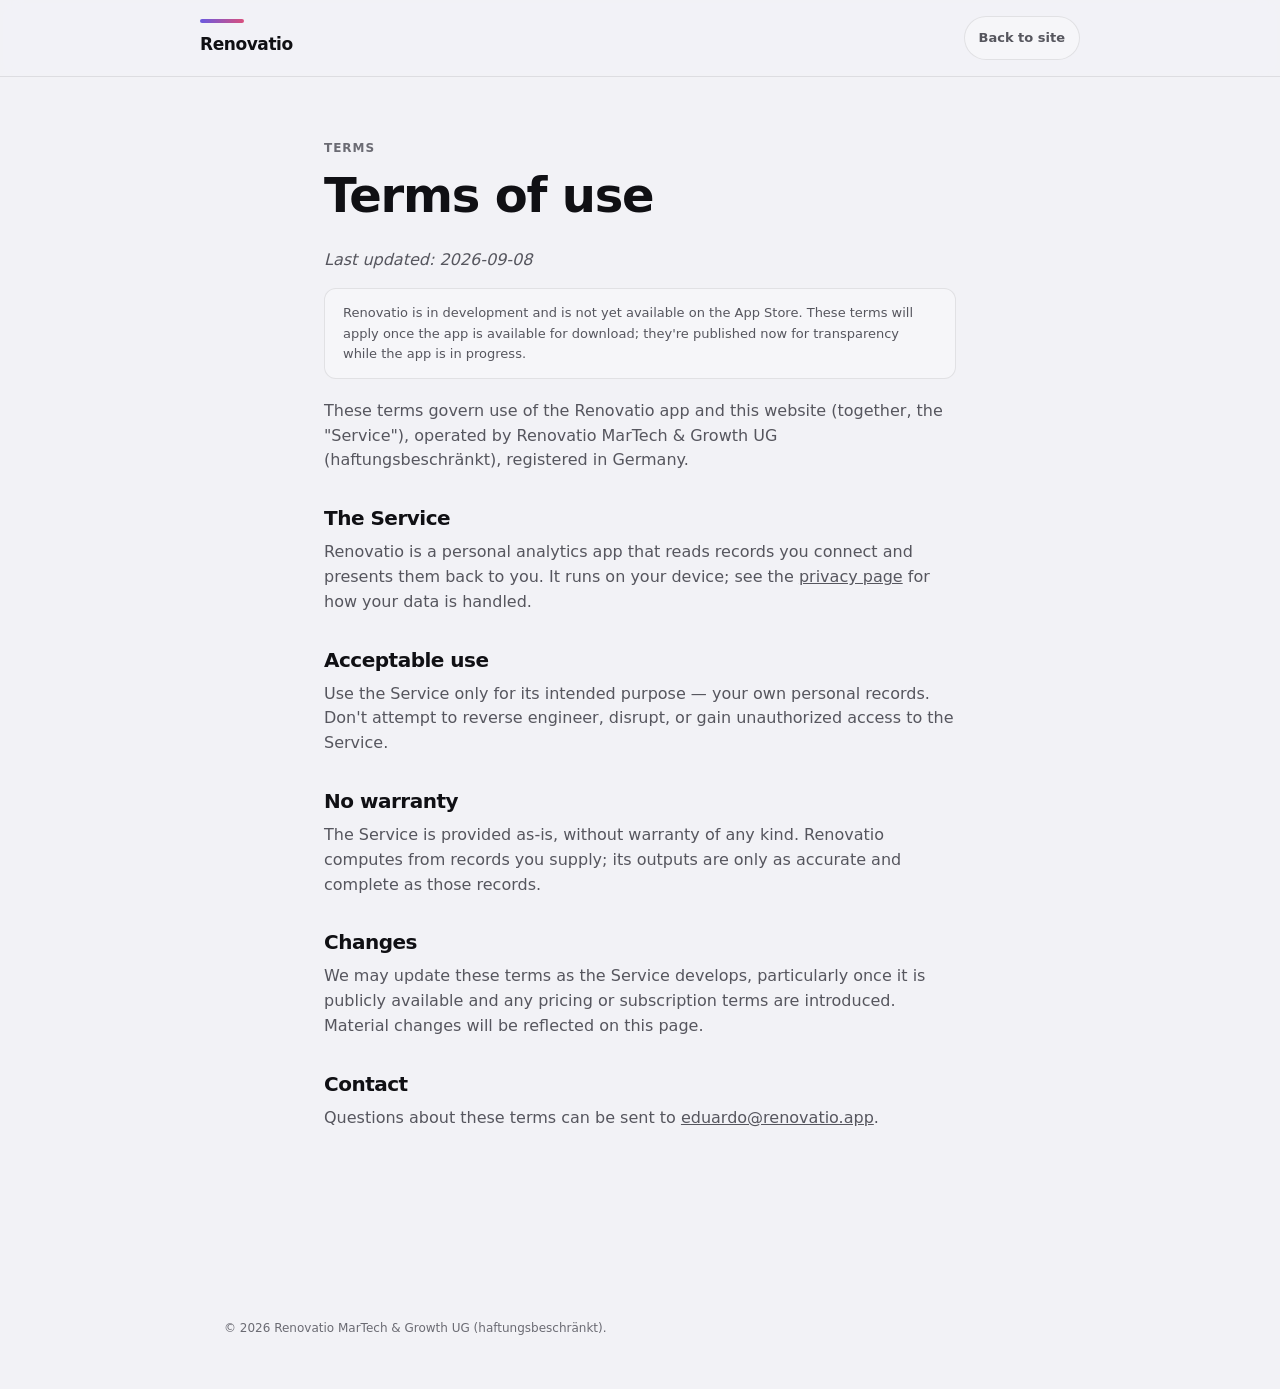
<file: terms.html>
<!doctype html>
<html lang="en">
<head>
  <meta charset="utf-8" />
  <meta name="viewport" content="width=device-width, initial-scale=1" />
  <title>Terms — Renovatio</title>
  <link rel="stylesheet" href="css/styles.css" />
</head>
<body>
  <header class="site-header">
    <div class="container nav">
      <a class="wordmark" href="/">
        <span class="rule" aria-hidden="true"></span>
        <span class="name">Renovatio</span>
      </a>
      <div class="nav-right">
        <a class="theme-toggle" href="/" style="text-decoration:none; display:inline-flex; align-items:center;">Back to site</a>
      </div>
    </div>
  </header>

  <main class="doc">
    <span class="eyebrow">Terms</span>
    <h1>Terms of use</h1>
    <p><em>Last updated: 2026-09-08</em></p>

    <div class="note">
      Renovatio is in development and is not yet available on the App Store. These terms will
      apply once the app is available for download; they're published now for transparency
      while the app is in progress.
    </div>

    <p>
      These terms govern use of the Renovatio app and this website (together, the "Service"),
      operated by Renovatio MarTech &amp; Growth UG (haftungsbeschränkt), registered in Germany.
    </p>

    <h2>The Service</h2>
    <p>
      Renovatio is a personal analytics app that reads records you connect and presents them
      back to you. It runs on your device; see the <a href="privacy.html">privacy page</a> for
      how your data is handled.
    </p>

    <h2>Acceptable use</h2>
    <p>
      Use the Service only for its intended purpose — your own personal records. Don't attempt
      to reverse engineer, disrupt, or gain unauthorized access to the Service.
    </p>

    <h2>No warranty</h2>
    <p>
      The Service is provided as-is, without warranty of any kind. Renovatio computes from
      records you supply; its outputs are only as accurate and complete as those records.
    </p>

    <h2>Changes</h2>
    <p>
      We may update these terms as the Service develops, particularly once it is publicly
      available and any pricing or subscription terms are introduced. Material changes will be
      reflected on this page.
    </p>

    <h2>Contact</h2>
    <p>Questions about these terms can be sent to <a href="mailto:eduardo@renovatio.app">eduardo@renovatio.app</a>.</p>
  </main>

  <footer class="site-footer">
    <div class="container">
      <p class="footer-meta">© <span id="year"></span> Renovatio MarTech &amp; Growth UG (haftungsbeschränkt).</p>
    </div>
  </footer>
  <script>document.getElementById("year").textContent = new Date().getFullYear();</script>
</body>
</html>
</file>
<file: css/styles.css>
/* ==========================================================================
   Renovatio — brand tokens, lifted from the app's ui_pass.py.
   Light palette on :root, dark palette layered on for system + manual toggle.
   ========================================================================== */

:root {
  /* Surfaces — light */
  --plane: #f2f2f6;
  --surface-1: #ffffff;
  --surface-2: #f6f6f9;
  --text-primary: #101014;
  --text-secondary: #56565e;
  --muted: #6b6b73;
  --border: rgba(16, 16, 20, 0.09);
  --grid: #e7e7ec;
  --card-shadow: 0 1px 2px rgba(16, 16, 20, 0.04), 0 8px 24px -12px rgba(16, 16, 20, 0.10);

  /* Brand pair — chrome only: the rule above the wordmark. Never a fill. */
  --brand-a: #6a5ae0;
  --brand-b: #d94f7d;

  /* Module hues */
  --hue-time-travel: #6a5ae0;
  --hue-biopulse: #d94f7d;
  --hue-eq-compass: #0f9b7a;
  --hue-opex-hub: #2a78d6;
  --hue-growthscope: #a37800;
  --hue-carlos: #5c6b8a;

  /* Status — reserved, always paired with a label */
  --good: #12802f;
  --warning: #8f5c00;
  --critical: #d0342c;

  /* Type */
  --font-ui: -apple-system, "SF Pro Text", system-ui, "Segoe UI", sans-serif;
  --font-display: ui-rounded, "SF Pro Rounded", -apple-system, system-ui, sans-serif;

  --t-caption2: 0.688rem;
  --t-caption1: 0.75rem;
  --t-footnote: 0.813rem;
  --t-subhead: 0.938rem;
  --t-body: 1rem;
  --t-headline: 1.063rem;
  --t-title3: 1.25rem;
  --t-title1: 1.75rem;
  --t-large: 2.125rem;
  --t-hero: 3rem;

  /* Shape & space */
  --r-sm: 8px;
  --r-md: 12px;
  --r-lg: 16px;
  --r-full: 999px;
}

/* Dark palette — system preference */
@media (prefers-color-scheme: dark) {
  :root:not([data-theme="light"]) {
    --plane: #000000;
    --surface-1: #17171a;
    --surface-2: #202024;
    --text-primary: #ffffff;
    --text-secondary: #a5a5ac;
    --muted: #8c8c94;
    --border: rgba(255, 255, 255, 0.09);
    --grid: #2a2a2f;
    --card-shadow: none;

    --brand-a: #8b7cf6;
    --brand-b: #f0799f;

    --hue-time-travel: #8b7cf6;
    --hue-biopulse: #da668c;
    --hue-eq-compass: #12aa8b;
    --hue-opex-hub: #4898dd;
    --hue-growthscope: #b98a00;
    --hue-carlos: #5c6b8a;
  }
}

/* Dark palette — manual toggle wins in both directions */
:root[data-theme="dark"] {
  --plane: #000000;
  --surface-1: #17171a;
  --surface-2: #202024;
  --text-primary: #ffffff;
  --text-secondary: #a5a5ac;
  --muted: #8c8c94;
  --border: rgba(255, 255, 255, 0.09);
  --grid: #2a2a2f;
  --card-shadow: none;

  --brand-a: #8b7cf6;
  --brand-b: #f0799f;

  --hue-time-travel: #8b7cf6;
  --hue-biopulse: #da668c;
  --hue-eq-compass: #12aa8b;
  --hue-opex-hub: #4898dd;
  --hue-growthscope: #b98a00;
  --hue-carlos: #5c6b8a;
}

* { box-sizing: border-box; }

html { scroll-behavior: smooth; }

body {
  margin: 0;
  font-family: var(--font-ui);
  font-size: 17px;
  color: var(--text-primary);
  background: var(--plane);
  line-height: 1.55;
  -webkit-font-smoothing: antialiased;
}

img { max-width: 100%; display: block; }
a { color: inherit; }

h1, h2, h3, .num {
  font-family: var(--font-display);
  font-weight: 700;
  letter-spacing: -0.025em;
  line-height: 1.15;
  margin: 0 0 0.5em;
  color: var(--text-primary);
}

h1 { font-size: clamp(var(--t-large), 5vw, var(--t-hero)); }
h2 { font-size: var(--t-title1); }
h3 { font-size: var(--t-title3); }

p { margin: 0 0 1em; color: var(--text-secondary); font-size: var(--t-body); }

.container {
  max-width: 880px;
  margin: 0 auto;
  padding: 0 24px;
}

.eyebrow {
  display: inline-block;
  font-size: var(--t-caption1);
  font-weight: 600;
  letter-spacing: 0.08em;
  text-transform: uppercase;
  color: var(--muted);
  margin-bottom: 0.9em;
}

/* Wordmark */
.wordmark {
  display: inline-block;
  text-decoration: none;
}
.wordmark .rule {
  display: block;
  width: 44px;
  height: 4px;
  border-radius: var(--r-full);
  background: linear-gradient(90deg, var(--brand-a), var(--brand-b));
  margin-bottom: 8px;
}
.wordmark .name {
  font-family: var(--font-display);
  font-weight: 700;
  letter-spacing: -0.025em;
  font-size: var(--t-headline);
  color: var(--text-primary);
}

/* Header */
.site-header {
  position: sticky;
  top: 0;
  z-index: 50;
  background: color-mix(in srgb, var(--plane) 88%, transparent);
  backdrop-filter: saturate(180%) blur(10px);
  border-bottom: 1px solid var(--border);
}

.nav {
  display: flex;
  align-items: center;
  justify-content: space-between;
  padding: 16px 0;
  gap: 16px;
}

.nav-links {
  display: flex;
  align-items: center;
  gap: 28px;
  list-style: none;
  margin: 0;
  padding: 0;
}

.nav-links a {
  text-decoration: none;
  font-size: var(--t-subhead);
  font-weight: 500;
  color: var(--text-secondary);
}
.nav-links a:hover { color: var(--text-primary); }

.nav-right { display: flex; align-items: center; gap: 16px; }

.theme-toggle {
  font-family: var(--font-ui);
  font-size: var(--t-footnote);
  font-weight: 600;
  background: var(--surface-2);
  border: 1px solid var(--border);
  color: var(--text-secondary);
  border-radius: var(--r-full);
  padding: 8px 14px;
  min-height: 44px;
  cursor: pointer;
}
.theme-toggle:hover { color: var(--text-primary); }

.nav-toggle {
  display: none;
  background: none;
  border: 1px solid var(--border);
  border-radius: var(--r-sm);
  padding: 8px 10px;
  min-height: 44px;
  cursor: pointer;
  color: var(--text-primary);
}

/* Status badge */
.badge {
  display: inline-flex;
  align-items: center;
  gap: 8px;
  font-size: var(--t-footnote);
  font-weight: 600;
  color: var(--warning);
  background: color-mix(in srgb, var(--warning) 12%, var(--surface-2));
  border-radius: var(--r-full);
  padding: 6px 14px;
  margin-bottom: 1.4em;
}
.badge .dot {
  width: 7px;
  height: 7px;
  border-radius: 50%;
  background: var(--warning);
}

/* Sections */
section { padding: 64px 0; }
section + section { border-top: 1px solid var(--border); }

.section-head { max-width: 640px; margin: 0 0 36px; }

/* Hero */
.hero { padding-top: 72px; padding-bottom: 56px; }
.hero p.lead { font-size: var(--t-headline); max-width: 58ch; color: var(--text-secondary); }

/* Screenshot strip */
.shots {
  display: grid;
  grid-template-columns: repeat(2, 1fr);
  align-items: start;
  gap: 20px;
  max-width: 560px;
  margin: 0 auto;
}
.shot-frame {
  border-radius: var(--r-lg);
  overflow: hidden;
  border: 1px solid var(--border);
  background: var(--surface-2);
  box-shadow: var(--card-shadow);
}
.shot-frame img { width: 100%; height: auto; }

.shot-frame img.shot-dark { display: none; }
@media (prefers-color-scheme: dark) {
  :root:not([data-theme="light"]) .shot-frame img.shot-light { display: none; }
  :root:not([data-theme="light"]) .shot-frame img.shot-dark { display: block; }
}
:root[data-theme="dark"] .shot-frame img.shot-light { display: none; }
:root[data-theme="dark"] .shot-frame img.shot-dark { display: block; }

.shot-frame .shot-empty {
  aspect-ratio: 5 / 14;
  display: flex;
  align-items: center;
  justify-content: center;
  padding: 20px;
  text-align: center;
  font-size: var(--t-caption1);
  color: var(--muted);
}
.shot-caption {
  font-size: var(--t-caption1);
  color: var(--muted);
  text-align: center;
  margin-top: 10px;
}

/* Modules */
.module-grid {
  display: grid;
  grid-template-columns: repeat(2, 1fr);
  gap: 16px;
}

.module-card {
  background: var(--surface-1);
  border: 1px solid var(--border);
  border-radius: var(--r-lg);
  box-shadow: var(--card-shadow);
  padding: 24px 24px 24px 22px;
  border-left: 3px solid var(--hue, var(--text-primary));
}

.module-card .module-top {
  display: flex;
  align-items: baseline;
  justify-content: space-between;
  gap: 12px;
  margin-bottom: 10px;
}

.module-card h3 { margin-bottom: 0.3em; font-size: var(--t-title3); }

.module-tag {
  font-size: var(--t-caption2);
  font-weight: 700;
  letter-spacing: 0.04em;
  text-transform: uppercase;
  color: var(--hue, var(--text-primary));
  white-space: nowrap;
}

.module-card .module-meta {
  font-size: var(--t-caption1);
  color: var(--muted);
  margin-top: 14px;
  padding-top: 14px;
  border-top: 1px solid var(--border);
}
.module-card .module-meta div { margin-bottom: 4px; }
.module-card .module-meta div:last-child { margin-bottom: 0; }
.module-card .module-meta strong { color: var(--text-secondary); font-weight: 600; }

/* Differentiators */
.trait-list {
  display: grid;
  gap: 24px;
}
.trait {
  padding: 20px 0;
  border-top: 1px solid var(--border);
}
.trait:first-child { border-top: none; padding-top: 0; }
.trait h3 { font-size: var(--t-headline); margin-bottom: 0.4em; }
.trait p { margin-bottom: 0; }

/* Facts strip */
.facts {
  display: grid;
  grid-template-columns: repeat(4, 1fr);
  gap: 20px;
}
.fact .num {
  font-size: var(--t-large);
  display: block;
  margin-bottom: 2px;
}
.fact .fact-label {
  font-size: var(--t-footnote);
  color: var(--muted);
}

/* Sources list */
.source-list {
  columns: 2;
  column-gap: 32px;
  list-style: none;
  padding: 0;
  margin: 0;
  font-size: var(--t-subhead);
  color: var(--text-secondary);
}
.source-list li {
  padding: 8px 0;
  border-bottom: 1px solid var(--border);
  break-inside: avoid;
}

/* Company / about card */
.info-card {
  background: var(--surface-1);
  border: 1px solid var(--border);
  border-radius: var(--r-lg);
  box-shadow: var(--card-shadow);
  padding: 28px;
}
.info-card dl {
  display: grid;
  grid-template-columns: auto 1fr;
  gap: 10px 20px;
  margin: 0;
}
.info-card dt {
  font-size: var(--t-caption1);
  color: var(--muted);
  font-weight: 600;
  white-space: nowrap;
}
.info-card dd {
  margin: 0;
  font-size: var(--t-subhead);
  color: var(--text-primary);
}
.info-card dd a { color: var(--hue-opex-hub); text-decoration: none; }
.info-card dd a:hover { text-decoration: underline; }

/* Footer */
.site-footer { padding: 48px 0 40px; }
.footer-grid {
  display: flex;
  justify-content: space-between;
  align-items: flex-start;
  gap: 24px;
  flex-wrap: wrap;
}
.footer-links {
  display: flex;
  gap: 20px;
  list-style: none;
  margin: 0;
  padding: 0;
  flex-wrap: wrap;
}
.footer-links a { text-decoration: none; color: var(--text-secondary); font-size: var(--t-footnote); }
.footer-links a:hover { color: var(--text-primary); }
.footer-meta { margin-top: 28px; font-size: var(--t-caption1); color: var(--muted); }

/* Simple content pages (privacy/terms) */
.doc { max-width: 680px; margin: 0 auto; padding: 56px 24px 96px; }
.doc h2 { margin-top: 1.7em; font-size: var(--t-title3); }
.doc p, .doc li { color: var(--text-secondary); }
.doc li { margin-bottom: 0.4em; }

.note {
  background: var(--surface-2);
  border: 1px solid var(--border);
  border-radius: var(--r-md);
  padding: 14px 18px;
  font-size: var(--t-footnote);
  color: var(--text-secondary);
  margin-bottom: 20px;
}

/* Responsive */
@media (max-width: 760px) {
  .nav-links { display: none; }
  .nav-toggle { display: inline-flex; }
  .shots { grid-template-columns: repeat(2, 1fr); }
  .module-grid { grid-template-columns: 1fr; }
  .facts { grid-template-columns: repeat(2, 1fr); }
  .source-list { columns: 1; }
  .footer-grid { flex-direction: column; }

  .nav-links.nav-links-open {
    display: flex;
    flex-direction: column;
    align-items: flex-start;
    gap: 18px;
    position: absolute;
    top: 100%;
    left: 0;
    right: 0;
    background: var(--plane);
    border-bottom: 1px solid var(--border);
    padding: 20px 24px;
  }
}

@media (max-width: 480px) {
  .shots { grid-template-columns: 1fr 1fr; }
  .facts { grid-template-columns: 1fr 1fr; }
}
</file>
